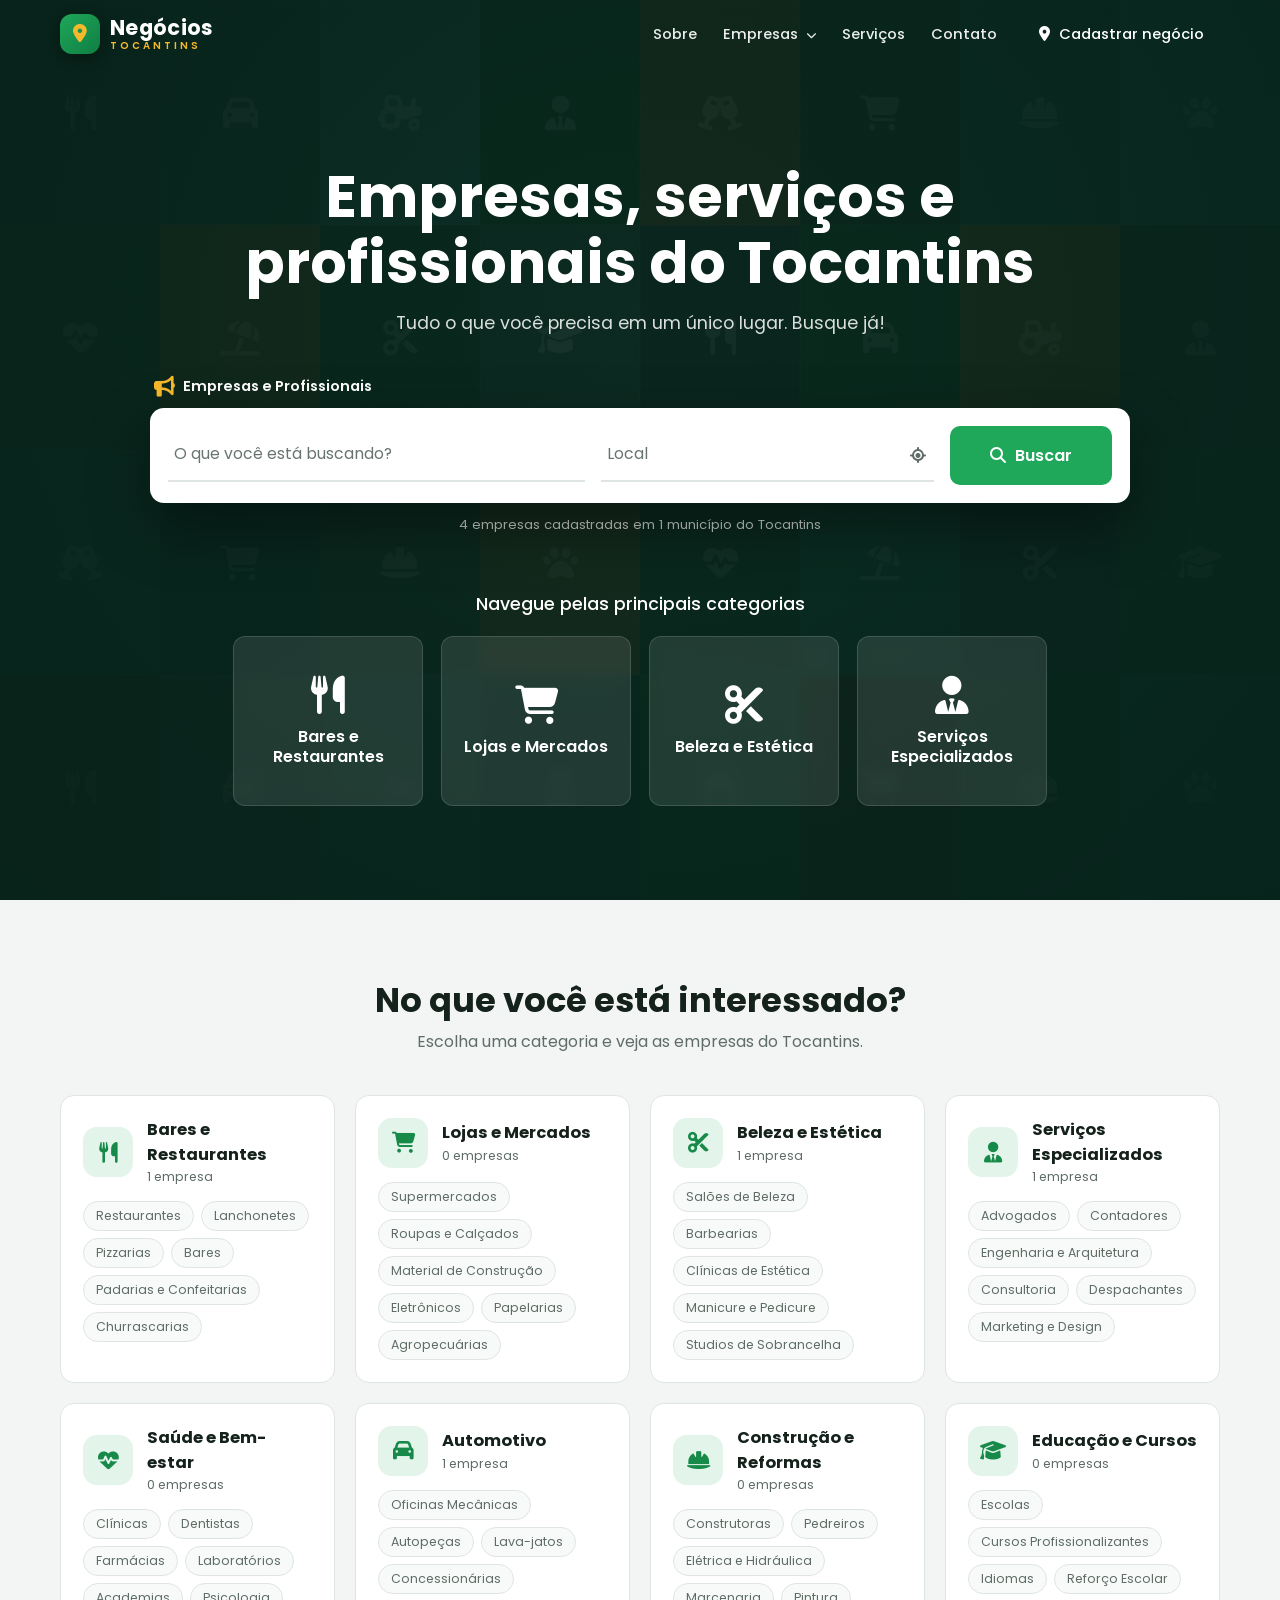
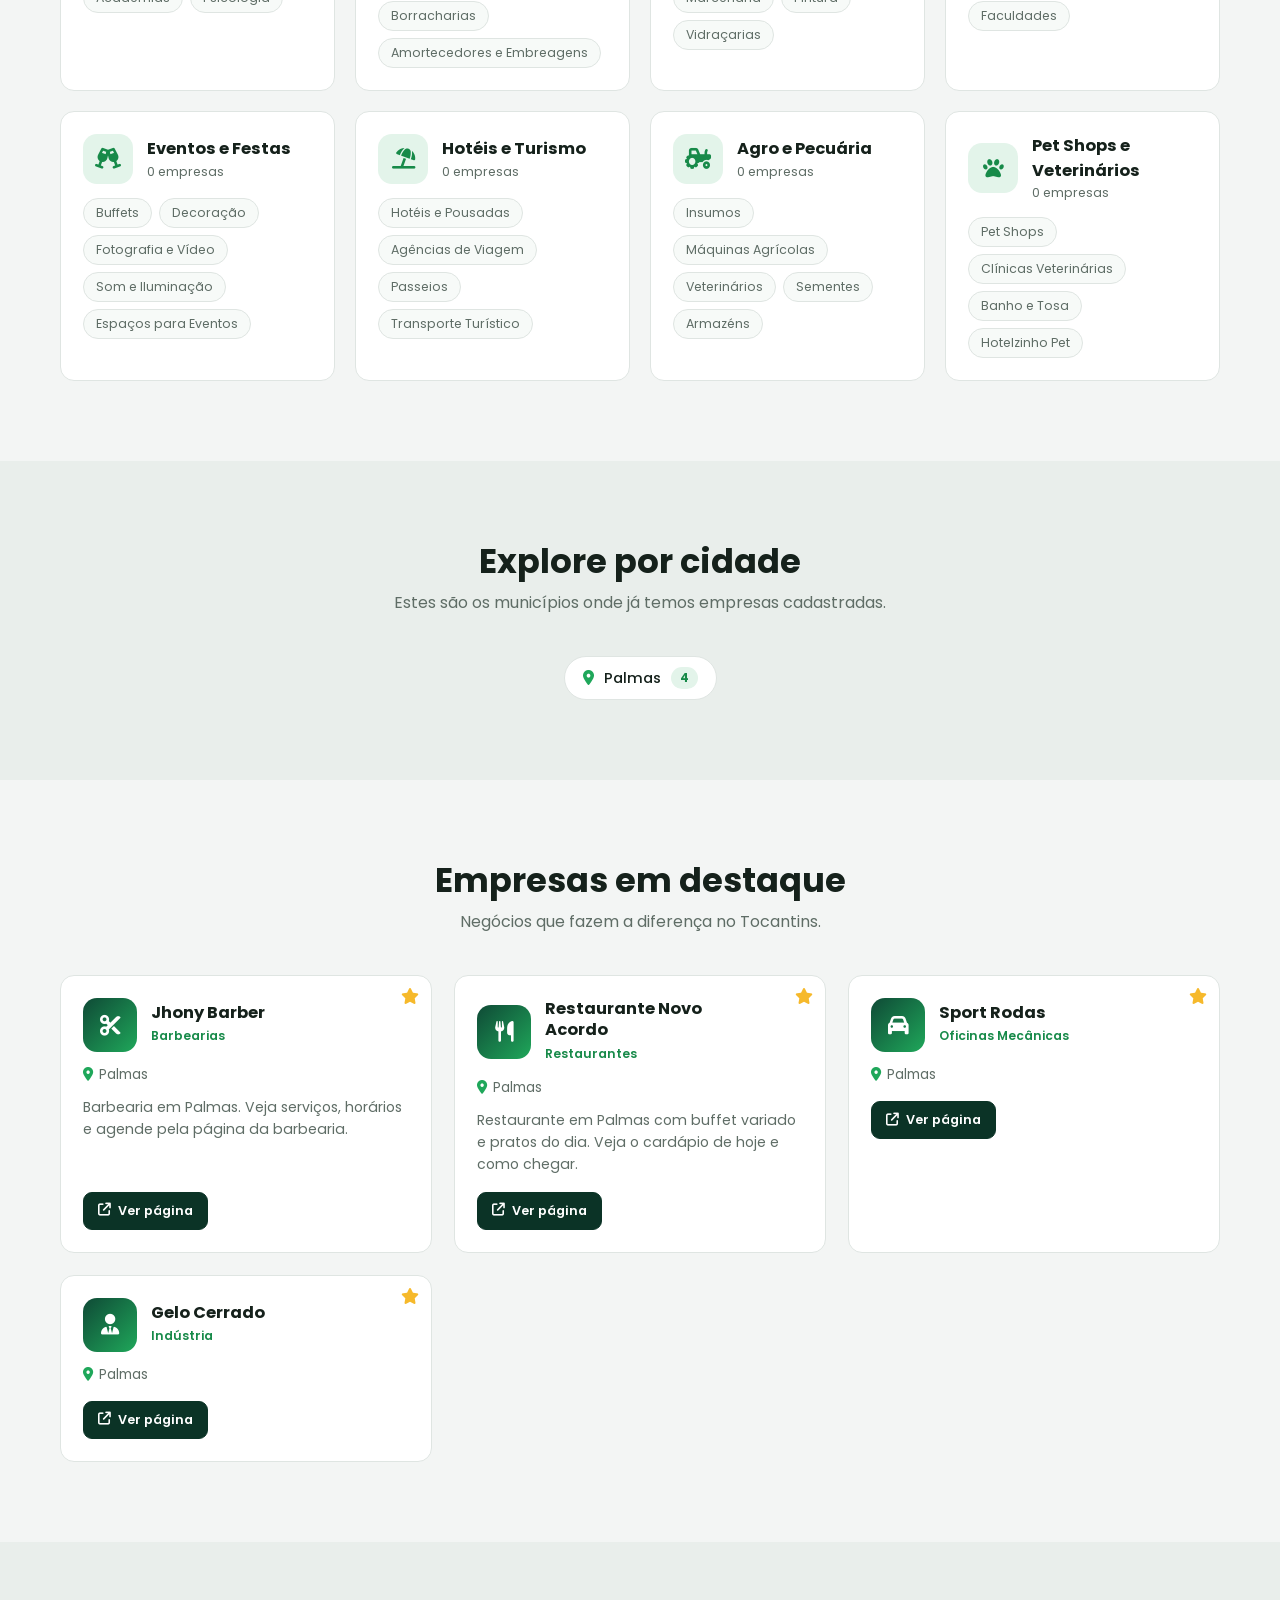
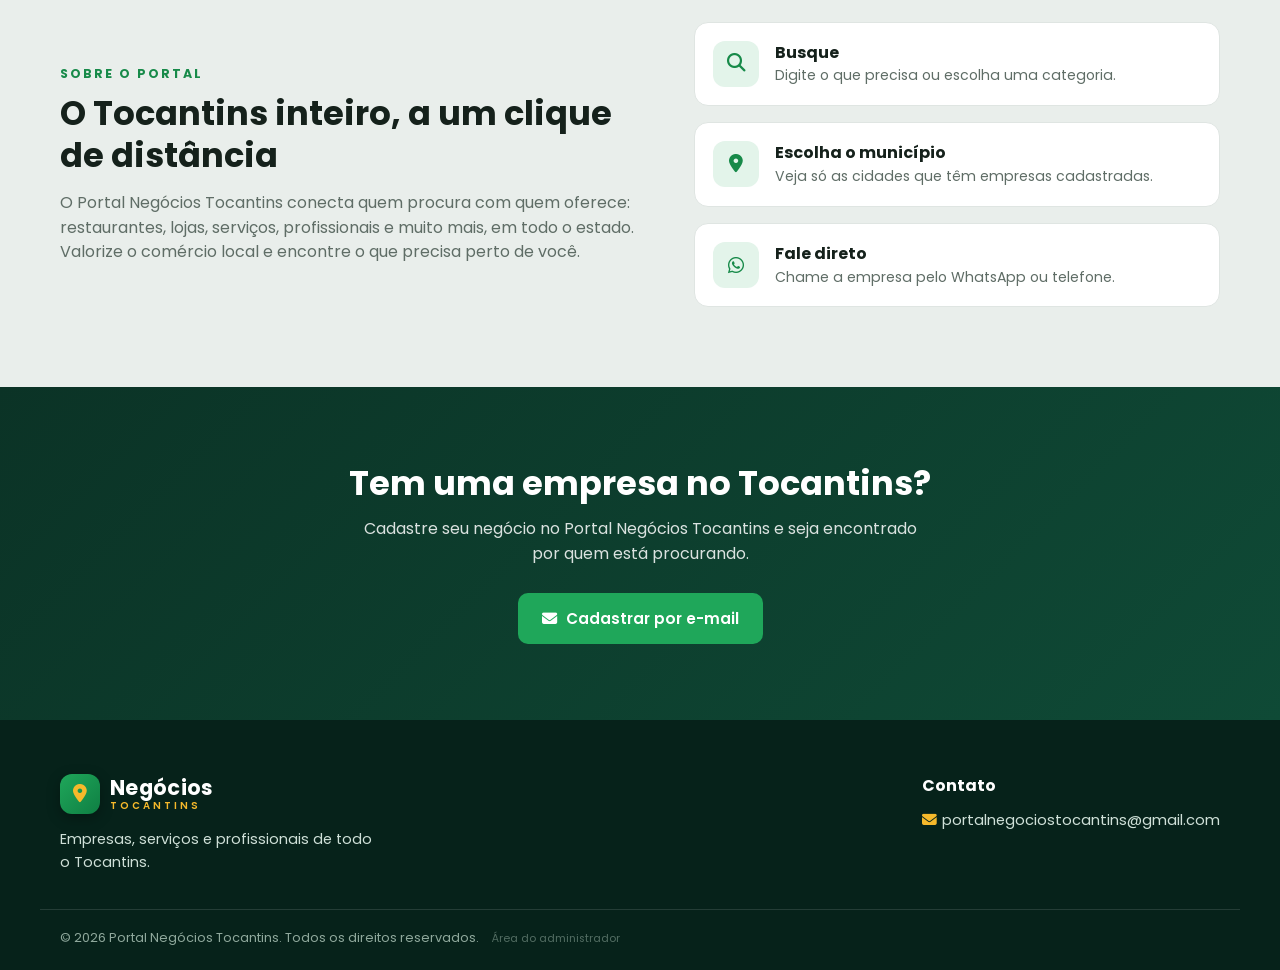
<file: index.html>
<!DOCTYPE html>
<html lang="pt-BR">
<head>
    <meta charset="UTF-8">
    <meta name="viewport" content="width=device-width, initial-scale=1.0">
    <meta name="theme-color" content="#08291f">
    <title>Portal Negócios Tocantins | Empresas, serviços e profissionais do Tocantins</title>
    <meta name="description" content="Encontre empresas, serviços e profissionais em todo o Tocantins. Busque por categoria e escolha o município onde você precisa.">
    <link rel="icon" href="data:image/svg+xml,%3Csvg xmlns='http://www.w3.org/2000/svg' viewBox='0 0 100 100'%3E%3Ccircle cx='50' cy='50' r='48' fill='%231fa75a'/%3E%3Ccircle cx='50' cy='50' r='20' fill='%23f6b92b'/%3E%3C/svg%3E">
    <link rel="preconnect" href="https://fonts.googleapis.com">
    <link rel="preconnect" href="https://fonts.gstatic.com" crossorigin>
    <link rel="stylesheet" href="https://fonts.googleapis.com/css2?family=Poppins:wght@400;500;600;700&display=swap">
    <link rel="stylesheet" href="https://cdnjs.cloudflare.com/ajax/libs/font-awesome/6.4.0/css/all.min.css">
    <link rel="stylesheet" href="style.css">
</head>
<body>

    <div class="demo-bar" id="demo-bar" hidden>
        <i class="fas fa-flask"></i> Modo demonstração: as empresas exibidas são exemplos fictícios.
    </div>

    <header class="header" id="header">
        <div class="container nav-container">
            <a class="logo" href="index.html" aria-label="Portal Negócios Tocantins">
                <span class="logo-mark"><i class="fas fa-location-dot"></i></span>
                <span class="logo-text"><strong>Negócios</strong><small>TOCANTINS</small></span>
            </a>

            <nav class="nav" id="nav" aria-label="Menu principal">
                <a href="#sobre">Sobre</a>
                <div class="dropdown" id="dd-empresas">
                    <button type="button" class="dd-btn" aria-expanded="false" aria-haspopup="true">Empresas <i class="fas fa-chevron-down"></i></button>
                    <div class="dd-menu" id="dd-menu"></div>
                </div>
                <a href="#categorias">Serviços</a>
                <a href="#contato">Contato</a>
                <a href="#" class="nav-login" id="btn-entrar" hidden><i class="fas fa-user"></i> Entrar</a>
                <a href="#cadastrar" class="btn btn-green btn-sm" id="btn-cadastrar"><i class="fas fa-location-dot"></i> Cadastrar negócio</a>
            </nav>

            <button type="button" class="nav-toggle" id="nav-toggle" aria-label="Abrir menu" aria-expanded="false" aria-controls="nav"><span></span><span></span><span></span></button>
        </div>
    </header>

    <main>
        <!-- ========== HERO ========== -->
        <section class="hero" id="inicio">
            <div class="hero-mosaic" id="hero-mosaic" aria-hidden="true"></div>
            <div class="hero-shade"></div>

            <div class="container hero-inner">
                <h1 id="hero-title">Empresas, serviços e profissionais do Tocantins</h1>
                <p class="hero-sub" id="hero-sub">Tudo o que você precisa em um único lugar. Busque já!</p>

                <div class="search-wrap">
                    <div class="search-label"><i class="fas fa-bullhorn"></i> Empresas e Profissionais</div>
                    <form class="search" id="search-form" role="search" autocomplete="off">
                        <div class="field field-q">
                            <label for="q" class="sr-only">O que você está buscando?</label>
                            <input type="text" id="q" name="q" placeholder="O que você está buscando?" aria-autocomplete="list" aria-controls="q-list" enterkeyhint="search">
                            <ul class="panel" id="q-list" role="listbox" hidden></ul>
                        </div>

                        <div class="field field-local">
                            <label for="local" class="sr-only">Local (município)</label>
                            <input type="text" id="local" name="local" placeholder="Local" role="combobox" aria-expanded="false" aria-controls="local-list" aria-autocomplete="list" aria-haspopup="listbox">
                            <button type="button" class="local-clear" id="local-clear" aria-label="Limpar local" hidden><i class="fas fa-xmark"></i></button>
                            <i class="fas fa-location-crosshairs field-ico" aria-hidden="true"></i>
                            <ul class="panel" id="local-list" role="listbox" aria-label="Municípios com empresas cadastradas" hidden></ul>
                        </div>

                        <button type="submit" class="btn btn-green btn-search"><i class="fas fa-magnifying-glass"></i> Buscar</button>
                    </form>
                    <p class="search-count" id="search-count"></p>
                </div>

                <h2 class="hero-cats-title">Navegue pelas principais categorias</h2>
                <div class="hero-cats" id="hero-cats"></div>
            </div>
        </section>

        <!-- ========== RESULTADOS ========== -->
        <section class="section results" id="resultados" hidden>
            <div class="container">
                <div class="results-head">
                    <div>
                        <h2 id="results-title">Resultados</h2>
                        <div class="chips" id="active-chips"></div>
                    </div>
                    <button type="button" class="btn btn-outline btn-sm" id="btn-clear"><i class="fas fa-rotate-left"></i> Limpar filtros</button>
                </div>
                <div class="cards" id="results-grid"></div>
                <div class="empty" id="results-empty" hidden>
                    <i class="far fa-face-frown"></i>
                    <h3>Nenhuma empresa encontrada</h3>
                    <p>Tente outra palavra, outra categoria ou outro município.</p>
                    <button type="button" class="btn btn-green btn-sm" id="btn-empty-clear">Ver todas as empresas</button>
                </div>
            </div>
        </section>

        <!-- ========== INTERESSES ========== -->
        <section class="section" id="categorias">
            <div class="container">
                <div class="section-title">
                    <h2>No que você está interessado?</h2>
                    <p>Escolha uma categoria e veja as empresas do Tocantins.</p>
                </div>
                <div class="interest-grid" id="interest-grid"></div>
            </div>
        </section>

        <!-- ========== CIDADES ========== -->
        <section class="section alt" id="cidades">
            <div class="container">
                <div class="section-title">
                    <h2>Explore por cidade</h2>
                    <p>Estes são os municípios onde já temos empresas cadastradas.</p>
                </div>
                <div class="city-chips" id="city-chips"></div>
            </div>
        </section>

        <!-- ========== DESTAQUES ========== -->
        <section class="section" id="destaques">
            <div class="container">
                <div class="section-title">
                    <h2>Empresas em destaque</h2>
                    <p>Negócios que fazem a diferença no Tocantins.</p>
                </div>
                <div class="cards" id="featured-grid"></div>
            </div>
        </section>

        <!-- ========== SOBRE ========== -->
        <section class="section alt" id="sobre">
            <div class="container about">
                <div class="about-text">
                    <span class="eyebrow">SOBRE O PORTAL</span>
                    <h2>O Tocantins inteiro, a um clique de distância</h2>
                    <p>O Portal Negócios Tocantins conecta quem procura com quem oferece: restaurantes, lojas, serviços, profissionais e muito mais, em todo o estado. Valorize o comércio local e encontre o que precisa perto de você.</p>
                </div>
                <ul class="steps">
                    <li><span><i class="fas fa-magnifying-glass"></i></span><div><strong>Busque</strong><p>Digite o que precisa ou escolha uma categoria.</p></div></li>
                    <li><span><i class="fas fa-location-dot"></i></span><div><strong>Escolha o município</strong><p>Veja só as cidades que têm empresas cadastradas.</p></div></li>
                    <li><span><i class="fab fa-whatsapp"></i></span><div><strong>Fale direto</strong><p>Chame a empresa pelo WhatsApp ou telefone.</p></div></li>
                </ul>
            </div>
        </section>

        <!-- ========== CADASTRAR ========== -->
        <section class="cta" id="cadastrar">
            <div class="container cta-inner">
                <h2>Tem uma empresa no Tocantins?</h2>
                <p>Cadastre seu negócio no Portal Negócios Tocantins e seja encontrado por quem está procurando.</p>
                <div class="cta-btns" id="cta-btns"></div>
            </div>
        </section>
    </main>

    <footer class="footer" id="contato">
        <div class="container footer-grid">
            <div>
                <a class="logo" href="index.html">
                    <span class="logo-mark"><i class="fas fa-location-dot"></i></span>
                    <span class="logo-text"><strong>Negócios</strong><small>TOCANTINS</small></span>
                </a>
                <p class="footer-sub">Empresas, serviços e profissionais de todo o Tocantins.</p>
            </div>
            <div>
                <h4>Contato</h4>
                <p id="footer-contact"></p>
            </div>
        </div>
        <div class="container copy">&copy; <span id="year"></span> Portal Negócios Tocantins. Todos os direitos reservados. <a href="admin.html" class="admin-link" rel="nofollow">Área do administrador</a></div>
    </footer>

    <script src="municipios.js"></script>
    <script src="config.js"></script>
    <script src="empresas.js"></script>
    <script src="app.js"></script>
</body>
</html>
</file>
<file: style.css>
/* ============================================================
   style.css — Portal Negócios Tocantins
   ============================================================ */
:root {
    --g900: #06221a;
    --g800: #0b3326;
    --g700: #0f4a36;
    --green: #1fa75a;
    --green-h: #178a49;
    --gold: #f6b92b;
    --bg: #f3f5f4;
    --card: #ffffff;
    --text: #15211b;
    --muted: #5f6d66;
    --line: #dfe5e2;
    --radius: 14px;
    --font: 'Poppins', system-ui, -apple-system, 'Segoe UI', sans-serif;
}
* { box-sizing: border-box; margin: 0; padding: 0; }
[hidden] { display: none !important; }
html { scroll-behavior: smooth; scroll-padding-top: 76px; }
body { font-family: var(--font); background: var(--bg); color: var(--text); line-height: 1.55; -webkit-font-smoothing: antialiased; overflow-x: hidden; }
img { max-width: 100%; display: block; }
a { color: inherit; }
button { font-family: inherit; }
.container { width: 100%; max-width: 1200px; margin: 0 auto; padding: 0 20px; }
.sr-only { position: absolute; width: 1px; height: 1px; overflow: hidden; clip: rect(0 0 0 0); white-space: nowrap; }
:focus-visible { outline: 3px solid var(--gold); outline-offset: 2px; }

/* ---------- Botões ---------- */
.btn { display: inline-flex; align-items: center; justify-content: center; gap: 9px; padding: 12px 22px; border-radius: 10px; border: 2px solid transparent; font-weight: 600; font-size: .95rem; text-decoration: none; cursor: pointer; transition: all .25s; white-space: nowrap; }
.btn-green { background: var(--green); color: #fff; }
.btn-green:hover { background: var(--green-h); transform: translateY(-1px); }
.btn-outline { background: transparent; color: var(--text); border-color: var(--line); }
.btn-outline:hover { border-color: var(--green); color: var(--green); }
.btn-sm { padding: 9px 16px; font-size: .85rem; }

/* ---------- Faixa demo ---------- */
.demo-bar { position: relative; z-index: 1100; background: var(--gold); color: #3a2a00; text-align: center; font-size: .8rem; font-weight: 600; padding: 6px 12px; }

/* ---------- Cabeçalho ---------- */
.header { position: absolute; top: 0; left: 0; right: 0; z-index: 1000; padding: 14px 0; transition: background .3s, box-shadow .3s; }
.demo-bar:not([hidden]) + .header { top: 31px; }
.header.scrolled { position: fixed; top: 0 !important; background: rgba(6, 34, 26, .97); backdrop-filter: blur(8px); box-shadow: 0 6px 24px rgba(0, 0, 0, .25); padding: 10px 0; }
.nav-container { display: flex; align-items: center; justify-content: space-between; gap: 20px; }
.logo { display: inline-flex; align-items: center; gap: 10px; text-decoration: none; color: #fff; }
.logo-mark { width: 40px; height: 40px; border-radius: 12px; background: linear-gradient(135deg, var(--green), #0f7f43); display: grid; place-items: center; color: var(--gold); font-size: 1.15rem; box-shadow: 0 4px 14px rgba(0, 0, 0, .3); }
.logo-text { display: flex; flex-direction: column; line-height: 1; }
.logo-text strong { font-size: 1.3rem; letter-spacing: .3px; }
.logo-text small { font-size: .62rem; letter-spacing: 3px; color: var(--gold); margin-top: 3px; font-weight: 600; }
.nav { display: flex; align-items: center; gap: 26px; }
.nav > a, .dd-btn { color: #fff; text-decoration: none; font-size: .92rem; font-weight: 500; background: none; border: none; cursor: pointer; opacity: .92; }
.nav > a:hover, .dd-btn:hover { color: var(--gold); opacity: 1; }
.nav .btn-green { color: #fff; opacity: 1; }
.nav-login i { margin-right: 6px; }
.dropdown { position: relative; }
.dd-btn i { font-size: .65rem; margin-left: 4px; }
.dd-menu { position: absolute; top: calc(100% + 12px); left: -14px; min-width: 270px; background: #fff; color: var(--text); border-radius: 12px; box-shadow: 0 18px 40px rgba(0, 0, 0, .3); padding: 8px; display: none; }
.dropdown.open .dd-menu { display: block; }
.dd-menu button { display: flex; align-items: center; gap: 12px; width: 100%; padding: 10px 12px; border: none; background: none; border-radius: 8px; cursor: pointer; font-size: .9rem; color: var(--text); text-align: left; }
.dd-menu button:hover { background: #eef6f1; color: var(--green-h); }
.dd-menu i { width: 20px; text-align: center; color: var(--green); }
.nav-toggle { display: none; width: 44px; height: 44px; border: 1px solid rgba(255, 255, 255, .35); border-radius: 10px; background: transparent; flex-direction: column; align-items: center; justify-content: center; gap: 5px; cursor: pointer; color: #fff; }
.nav-toggle span { width: 22px; height: 2px; background: currentColor; border-radius: 2px; transition: transform .3s, opacity .3s; }
.nav-toggle[aria-expanded="true"] span:nth-child(1) { transform: translateY(7px) rotate(45deg); }
.nav-toggle[aria-expanded="true"] span:nth-child(2) { opacity: 0; }
.nav-toggle[aria-expanded="true"] span:nth-child(3) { transform: translateY(-7px) rotate(-45deg); }

@media (max-width: 960px) {
    .header { background: rgba(6, 34, 26, .96); position: fixed; top: 0 !important; }
    .demo-bar:not([hidden]) ~ main .hero { padding-top: 150px; }
    .nav-toggle { display: flex; }
    .nav { display: none; position: absolute; top: 100%; left: 0; right: 0; flex-direction: column; align-items: stretch; gap: 0; background: var(--g900); padding: 8px 20px 20px; max-height: calc(100vh - 70px); overflow-y: auto; }
    .nav.open { display: flex; }
    .nav > a, .dd-btn { padding: 14px 0; border-bottom: 1px solid rgba(255, 255, 255, .1); text-align: left; width: 100%; }
    .nav .btn-green { margin-top: 14px; border-bottom: none; }
    .dd-menu { position: static; box-shadow: none; margin: 6px 0 10px; display: none; }
}

/* ---------- Hero ---------- */
.hero { position: relative; min-height: 100vh; padding: 130px 0 60px; display: flex; align-items: center; background: var(--g900); color: #fff; overflow: visible; }
.hero-mosaic { position: absolute; inset: 0; display: grid; grid-template-columns: repeat(8, 1fr); grid-auto-rows: 1fr; overflow: hidden; }
.mosaic-tile { display: grid; place-items: center; font-size: 2.2rem; color: rgba(255, 255, 255, .22); border: 1px solid rgba(255, 255, 255, .04); }
.hero-shade { position: absolute; inset: 0; background: radial-gradient(ellipse at 50% 35%, rgba(6, 34, 26, .78) 0%, rgba(6, 34, 26, .9) 60%, rgba(6, 34, 26, .97) 100%); }
.hero-inner { position: relative; z-index: 2; text-align: center; }
.hero h1 { font-size: clamp(2rem, 5vw, 3.6rem); line-height: 1.15; font-weight: 700; max-width: 900px; margin: 0 auto 14px; }
.hero-sub { font-size: 1.1rem; color: rgba(255, 255, 255, .85); margin-bottom: 38px; }

.search-wrap { max-width: 980px; margin: 0 auto; text-align: left; }
.search-label { display: inline-flex; align-items: center; gap: 8px; font-weight: 600; font-size: .9rem; margin: 0 0 10px 4px; }
.search-label i { font-size: 1.3rem; color: var(--gold); }
.search { background: #fff; border-radius: 14px; padding: 18px; display: grid; grid-template-columns: 1.25fr 1fr auto; gap: 16px; align-items: center; box-shadow: 0 24px 60px rgba(0, 0, 0, .4); position: relative; z-index: 5; }
.field { position: relative; }
.field input { width: 100%; border: none; border-bottom: 2px solid var(--line); padding: 14px 40px 14px 6px; font: inherit; font-size: .98rem; color: var(--text); background: transparent; outline: none; transition: border-color .2s; }
.field input:focus { border-bottom-color: var(--green); }
.field input::placeholder { color: #67756e; }
.field-ico { position: absolute; right: 8px; top: 50%; transform: translateY(-50%); color: var(--muted); pointer-events: none; }
.local-clear { position: absolute; right: 32px; top: 50%; transform: translateY(-50%); width: 26px; height: 26px; border: none; border-radius: 50%; background: #eef2f0; color: var(--muted); cursor: pointer; font-size: .75rem; }
.local-clear:hover { background: var(--green); color: #fff; }
.btn-search { padding: 15px 38px; font-size: 1rem; }
.search-count { margin-top: 12px; font-size: .82rem; color: rgba(255, 255, 255, .75); text-align: center; }

.panel { position: absolute; top: calc(100% + 10px); left: -6px; right: -6px; z-index: 50; list-style: none; background: #fff; color: var(--text); border-radius: 12px; box-shadow: 0 18px 44px rgba(0, 0, 0, .3); max-height: 320px; overflow-y: auto; padding: 6px; border: 1px solid var(--line); }
.panel-head { padding: 8px 12px 6px; font-size: .72rem; font-weight: 600; letter-spacing: .6px; text-transform: uppercase; color: var(--muted); }
.panel [role="option"] { display: flex; align-items: center; justify-content: space-between; gap: 12px; padding: 10px 12px; border-radius: 8px; cursor: pointer; font-size: .95rem; }
.panel [role="option"]:hover, .panel [role="option"].active { background: #e9f6ef; color: var(--g700); }
.panel [role="option"][aria-selected="true"] { font-weight: 600; color: var(--green-h); }
.panel .opt-meta { font-size: .76rem; color: var(--muted); white-space: nowrap; }
.panel .opt-tag { font-size: .68rem; background: #eef2f0; color: var(--muted); padding: 2px 8px; border-radius: 999px; white-space: nowrap; }
.panel-empty { padding: 16px 14px; color: var(--muted); font-size: .88rem; }
.panel-empty button { margin-top: 8px; background: none; border: none; color: var(--green-h); font-weight: 600; cursor: pointer; text-decoration: underline; font: inherit; font-size: .88rem; }

.hero-cats-title { margin: 56px 0 18px; font-size: 1.1rem; font-weight: 500; }
.hero-cats { display: grid; grid-template-columns: repeat(4, minmax(0, 190px)); gap: 18px; justify-content: center; }
.cat-tile { display: flex; flex-direction: column; align-items: center; justify-content: center; gap: 12px; min-height: 170px; padding: 18px 12px; border-radius: 12px; border: 1px solid rgba(255, 255, 255, .14); background: rgba(255, 255, 255, .1); backdrop-filter: blur(6px); color: #fff; font: inherit; font-weight: 600; font-size: 1rem; line-height: 1.25; cursor: pointer; transition: all .25s; }
.cat-tile i { font-size: 2.4rem; }
.cat-tile:hover { background: rgba(31, 167, 90, .35); border-color: var(--green); transform: translateY(-4px); }
@media (max-width: 860px) {
    .hero { min-height: auto; padding: 110px 0 50px; }
    .search { grid-template-columns: 1fr; gap: 6px; padding: 14px; }
    .btn-search { width: 100%; margin-top: 8px; }
    .hero-cats { grid-template-columns: repeat(2, minmax(0, 1fr)); gap: 12px; }
    .cat-tile { min-height: 130px; }
    .hero-mosaic { grid-template-columns: repeat(4, 1fr); }
}

/* ---------- Seções ---------- */
.section { padding: 80px 0; }
.section.alt { background: #e9eeeb; }
.section-title { text-align: center; max-width: 720px; margin: 0 auto 40px; }
.section-title h2, .results h2, .about h2, .cta h2 { font-size: clamp(1.5rem, 3vw, 2.1rem); line-height: 1.25; font-weight: 700; }
.section-title p { color: var(--muted); margin-top: 8px; }
.eyebrow { display: block; color: var(--green-h); font-weight: 700; font-size: .78rem; letter-spacing: 2px; margin-bottom: 10px; }

/* Interesses */
.interest-grid { display: grid; grid-template-columns: repeat(auto-fill, minmax(260px, 1fr)); gap: 20px; }
.interest { background: var(--card); border: 1px solid var(--line); border-radius: var(--radius); padding: 22px; transition: box-shadow .25s, border-color .25s, transform .25s; }
.interest:hover { box-shadow: 0 14px 34px rgba(8, 41, 31, .12); border-color: var(--green); transform: translateY(-3px); }
.interest-head { display: flex; align-items: center; gap: 14px; width: 100%; background: none; border: none; cursor: pointer; text-align: left; font: inherit; color: var(--text); margin-bottom: 14px; }
.interest-head .ico { width: 50px; height: 50px; border-radius: 14px; background: #e3f4ea; color: var(--green-h); display: grid; place-items: center; font-size: 1.3rem; flex-shrink: 0; }
.interest-head strong { font-size: 1.02rem; line-height: 1.25; }
.interest-head small { display: block; color: var(--muted); font-weight: 400; font-size: .78rem; }
.sub-chips { display: flex; flex-wrap: wrap; gap: 7px; }
.sub-chip { border: 1px solid var(--line); background: #f7faf8; color: var(--muted); border-radius: 999px; padding: 5px 12px; font-size: .78rem; cursor: pointer; font-family: inherit; transition: all .2s; }
.sub-chip:hover { background: var(--green); border-color: var(--green); color: #fff; }

/* Cidades */
.city-chips { display: flex; flex-wrap: wrap; justify-content: center; gap: 12px; }
.city-chip { display: inline-flex; align-items: center; gap: 10px; background: #fff; border: 1px solid var(--line); border-radius: 999px; padding: 10px 18px; cursor: pointer; font: inherit; font-size: .92rem; font-weight: 500; color: var(--text); transition: all .2s; }
.city-chip i { color: var(--green); }
.city-chip b { background: #e3f4ea; color: var(--green-h); border-radius: 999px; font-size: .74rem; padding: 2px 9px; }
.city-chip:hover { border-color: var(--green); transform: translateY(-2px); box-shadow: 0 8px 20px rgba(8, 41, 31, .1); }

/* Resultados e cartões */
.results { padding-top: 56px; }
.results-head { display: flex; justify-content: space-between; align-items: flex-start; gap: 16px; flex-wrap: wrap; margin-bottom: 26px; }
.chips { display: flex; flex-wrap: wrap; gap: 8px; margin-top: 12px; }
.chip { display: inline-flex; align-items: center; gap: 8px; background: #e3f4ea; color: var(--g700); border-radius: 999px; padding: 5px 8px 5px 14px; font-size: .82rem; font-weight: 600; }
.chip button { width: 20px; height: 20px; border-radius: 50%; border: none; background: rgba(15, 74, 54, .15); color: var(--g700); cursor: pointer; font-size: .65rem; }
.chip button:hover { background: var(--g700); color: #fff; }
.cards { display: grid; grid-template-columns: repeat(auto-fill, minmax(300px, 1fr)); gap: 22px; }
.biz { position: relative; background: var(--card); border: 1px solid var(--line); border-radius: var(--radius); padding: 22px; display: flex; flex-direction: column; gap: 12px; transition: box-shadow .25s, transform .25s; }
.biz:hover { box-shadow: 0 14px 34px rgba(8, 41, 31, .12); transform: translateY(-3px); }
.biz-top { display: flex; gap: 14px; align-items: center; padding-right: 64px; }
.biz-avatar { width: 54px; height: 54px; border-radius: 14px; background: linear-gradient(135deg, var(--g700), var(--green)); color: #fff; display: grid; place-items: center; font-size: 1.3rem; flex-shrink: 0; }
.biz h3 { font-size: 1.02rem; line-height: 1.3; }
.biz-cat { font-size: .76rem; color: var(--green-h); font-weight: 600; }
.biz-loc { font-size: .85rem; color: var(--muted); }
.biz-loc i { color: var(--green); margin-right: 6px; }
.biz p { font-size: .88rem; color: var(--muted); flex-grow: 1; }
.biz-actions { display: flex; flex-wrap: wrap; gap: 8px; margin-top: 4px; }
.biz-actions a { display: inline-flex; align-items: center; gap: 7px; padding: 8px 14px; border-radius: 9px; font-size: .8rem; font-weight: 600; text-decoration: none; border: 1px solid var(--line); color: var(--text); transition: all .2s; }
.biz-actions a:hover { border-color: var(--green); color: var(--green-h); }
.biz-actions a.wa { background: #25d366; color: #fff; border-color: #25d366; }
.biz-actions a.wa:hover { background: #1ebe5d; color: #fff; }
.biz-demo { position: absolute; top: 12px; right: 12px; font-size: .62rem; font-weight: 700; letter-spacing: .6px; background: #fff3cf; color: #7a5a00; border-radius: 999px; padding: 2px 9px; }
.biz-star { position: absolute; top: 12px; right: 12px; color: var(--gold); }
.biz-demo + .biz-star { right: 70px; }
.empty { text-align: center; padding: 50px 20px; color: var(--muted); }
.empty i { font-size: 2.6rem; color: var(--green); margin-bottom: 12px; }
.empty h3 { color: var(--text); margin-bottom: 6px; }
.empty .btn { margin-top: 16px; }

/* Sobre */
.about { display: grid; grid-template-columns: 1.1fr 1fr; gap: 56px; align-items: center; }
.about-text p { color: var(--muted); margin-top: 14px; }
.steps { list-style: none; display: flex; flex-direction: column; gap: 16px; }
.steps li { display: flex; gap: 16px; align-items: flex-start; background: #fff; border: 1px solid var(--line); border-radius: var(--radius); padding: 18px; }
.steps li > span { width: 46px; height: 46px; border-radius: 12px; background: #e3f4ea; color: var(--green-h); display: grid; place-items: center; font-size: 1.15rem; flex-shrink: 0; }
.steps strong { display: block; }
.steps p { font-size: .88rem; color: var(--muted); }
@media (max-width: 860px) { .about { grid-template-columns: 1fr; gap: 30px; } .section { padding: 60px 0; } }

/* CTA e rodapé */
.cta { background: linear-gradient(135deg, var(--g800), var(--g700)); color: #fff; text-align: center; padding: 76px 0; }
.cta p { margin: 12px auto 26px; max-width: 560px; color: rgba(255, 255, 255, .85); }
.cta-btns { display: flex; justify-content: center; gap: 14px; flex-wrap: wrap; }
.cta .btn-outline { color: #fff; border-color: rgba(255, 255, 255, .45); }
.cta .btn-outline:hover { color: var(--gold); border-color: var(--gold); }
.footer { background: var(--g900); color: #cfe0d8; padding: 54px 0 22px; }
.footer-grid { display: flex; justify-content: space-between; gap: 36px; flex-wrap: wrap; }
.footer-sub { margin-top: 14px; font-size: .9rem; max-width: 320px; }
.footer h4 { color: #fff; margin-bottom: 10px; }
.footer a { text-decoration: none; }
.footer a:hover { color: var(--gold); }
.footer #footer-contact { display: flex; flex-direction: column; gap: 8px; font-size: .92rem; }
.footer #footer-contact i { color: var(--gold); width: 20px; }
.copy { margin-top: 36px; padding-top: 18px; border-top: 1px solid rgba(255, 255, 255, .12); font-size: .8rem; color: #8fa89c; }

@media (prefers-reduced-motion: reduce) { html { scroll-behavior: auto; } * { transition: none !important; } }

.biz-avatar { overflow: hidden; }
.biz-avatar img { width: 100%; height: 100%; object-fit: cover; }
.biz-actions a.page { background: var(--g800); color: #fff; border-color: var(--g800); }
.biz-actions a.page:hover { background: var(--green); border-color: var(--green); color: #fff; }

.copy .admin-link{color:inherit;opacity:.55;margin-left:10px;font-size:.85em;text-decoration:none}.copy .admin-link:hover{opacity:1;text-decoration:underline}
</file>
